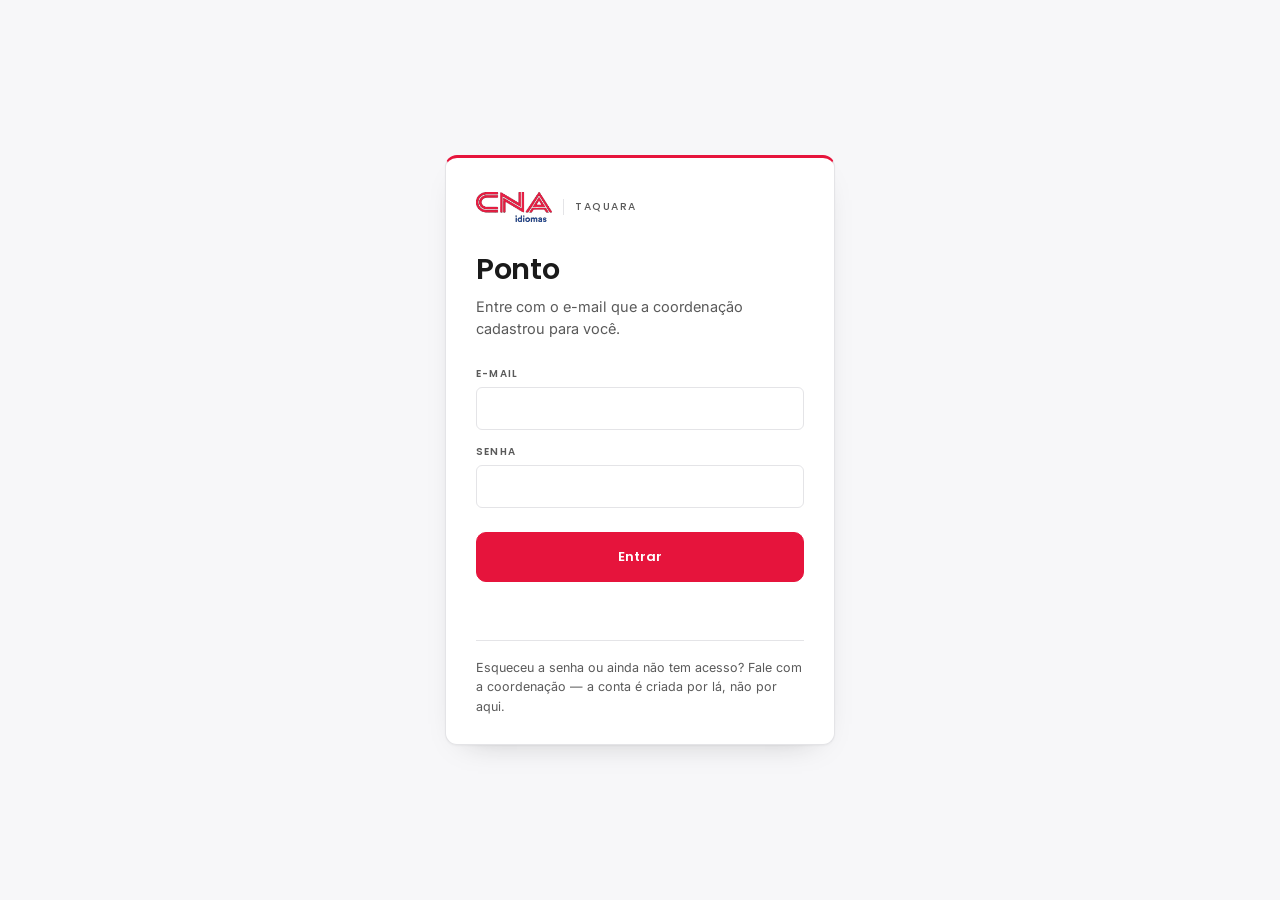
<file: entrar.html>
<!DOCTYPE html>
<html lang="pt-BR">
<head>
<meta charset="utf-8">
<meta name="viewport" content="width=device-width, initial-scale=1, viewport-fit=cover">
<meta name="theme-color" content="#FFFFFF">
<title>Entrar · Ponto CNA Taquara</title>
<link rel="preconnect" href="https://fonts.gstatic.com" crossorigin>
<link href="https://fonts.googleapis.com/css2?family=Poppins:wght@400;500;600;700&family=Inter:wght@400;500;600&display=swap" rel="stylesheet">
<link rel="stylesheet" href="./assets/cna.css">
<style>

html,body{height:100%}
body{display:grid; place-items:center; padding:22px; background:var(--superficie)}
.painel{width:100%; max-width:390px; background:var(--branco);
  border:1px solid var(--linha); border-top:3px solid var(--vermelho);
  border-radius:12px; box-shadow:var(--sombra); padding:34px 30px 28px}
.painel .marca{margin-bottom:26px}
h1{font-size:29px; font-weight:600; margin:0 0 5px}
.sub{font-size:14.5px; color:var(--cinza); line-height:1.5; margin-bottom:26px}
button.acao{width:100%; margin-top:10px; padding:14px}
.recado{margin-top:15px; font-size:13.5px; line-height:1.5; color:var(--cinza); min-height:1.4em}
.recado.erro{color:var(--vermelho-escuro)}
.rodape{margin-top:24px; padding-top:17px; border-top:1px solid var(--linha);
  font-size:12.5px; color:var(--cinza); line-height:1.55}

</style>
</head>
<body>

<main class="painel">
  <div class="marca"><img class="colorida" src="./assets/logo-cna.png" alt="CNA Idiomas" onerror="this.dataset.falhou=1"><img class="branca" src="./assets/logo-cna-branca.png" alt="CNA Idiomas" onerror="this.dataset.falhou=1"><span class="lockup"><b>CNA</b> <i>idiomas</i></span><span class="unidade">Taquara</span></div>
  <h1>Ponto</h1>
  <p class="sub">Entre com o e-mail que a coordenação cadastrou para você.</p>

  <label class="campo">
    <span>E-mail</span>
    <input type="email" id="email" autocomplete="username" inputmode="email" autocapitalize="off">
  </label>
  <label class="campo">
    <span>Senha</span>
    <input type="password" id="senha" autocomplete="current-password">
  </label>

  <button class="acao" id="entrar">Entrar</button>
  <p class="recado" id="recado"></p>

  <p class="rodape">
    Esqueceu a senha ou ainda não tem acesso? Fale com a coordenação —
    a conta é criada por lá, não por aqui.
  </p>
</main>

<script type="module">
import { createClient } from 'https://esm.sh/@supabase/supabase-js@2';

const CFG = {
  url:  'https://snipevyvfxaotjhnabmx.supabase.co',
  anon: 'sb_publishable_T0rV6HAXusL_3J3Yzh-P_Q_CieYFkjA',
};
const sb = createClient(CFG.url, CFG.anon);
const $ = (id) => document.getElementById(id);

// De onde a pessoa veio, para devolver ao lugar certo depois de entrar.
const destino = new URLSearchParams(location.search).get('para') || './';

async function entrar(){
  const btn = $('entrar'), recado = $('recado');
  const email = $('email').value.trim().toLowerCase();
  const senha = $('senha').value;

  if (!email || !senha){
    recado.className = 'recado erro';
    recado.textContent = 'Preencha o e-mail e a senha.';
    return;
  }

  btn.disabled = true; btn.textContent = 'Entrando…';
  recado.className = 'recado'; recado.textContent = '';

  const { error } = await sb.auth.signInWithPassword({ email, password: senha });

  if (error){
    recado.className = 'recado erro';
    recado.textContent = /invalid login/i.test(error.message)
      ? 'E-mail ou senha não conferem.'
      : /confirm/i.test(error.message)
        ? 'Esta conta ainda não foi confirmada. Peça à coordenação.'
        : error.message;
    btn.disabled = false; btn.textContent = 'Entrar';
    return;
  }
  location.replace(destino);
}

$('entrar').addEventListener('click', entrar);
['email','senha'].forEach((id) =>
  $(id).addEventListener('keydown', (e) => { if (e.key === 'Enter') entrar(); }));

// Já logado? Não faz sentido mostrar a tela de login.
(async () => {
  const { data:{ session } } = await sb.auth.getSession();
  if (session) location.replace(destino);
  else $('email').focus();
})();
</script>
</body>
</html>
</file>
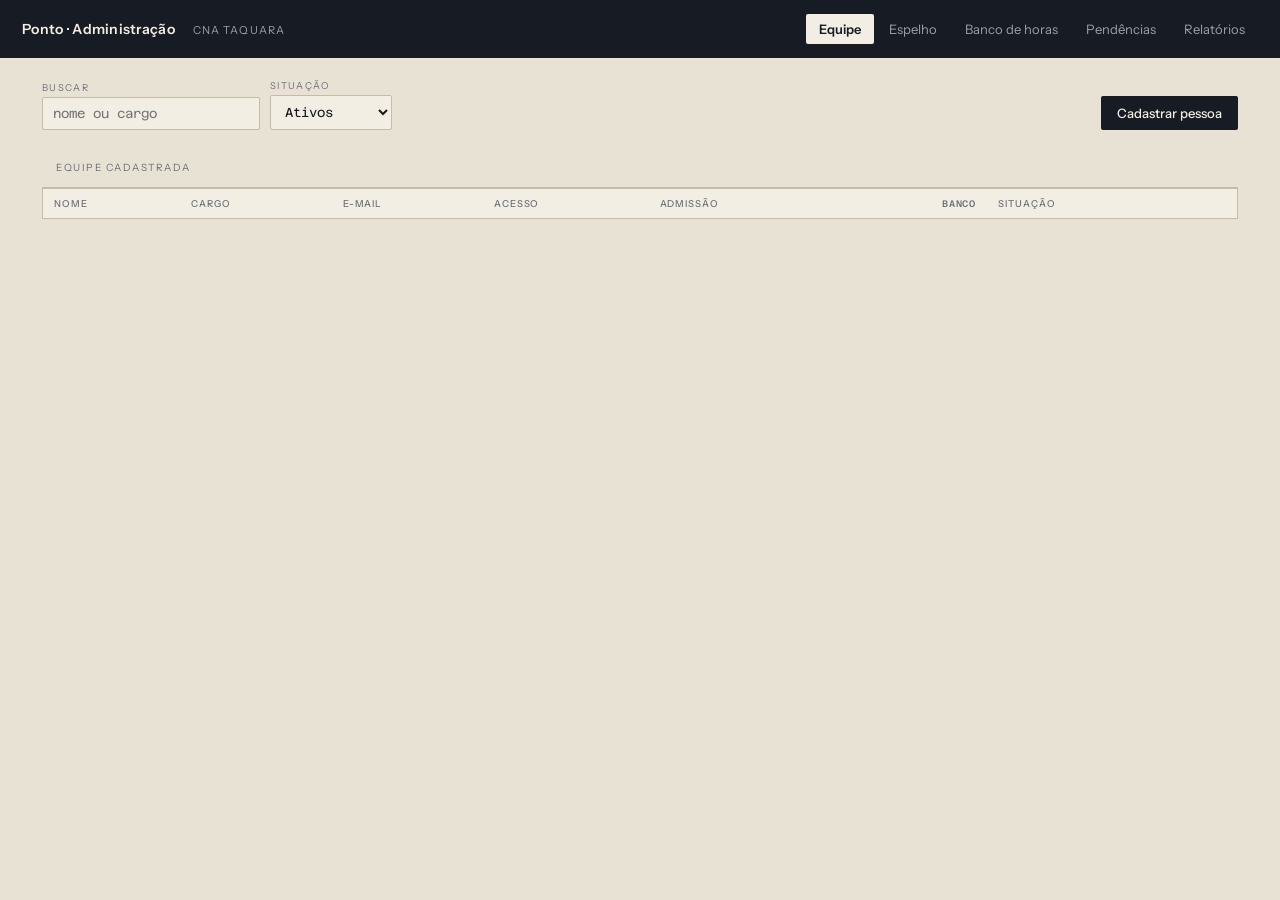
<file: pwa/admin.html>
<!DOCTYPE html>
<html lang="pt-BR">
<head>
<meta charset="utf-8">
<meta name="viewport" content="width=device-width, initial-scale=1">
<title>Ponto · Administração — CNA Taquara</title>
<link rel="preconnect" href="https://fonts.gstatic.com" crossorigin>
<link href="https://fonts.googleapis.com/css2?family=Instrument+Sans:wght@400;500;600&family=Azeret+Mono:wght@400;500;700&display=swap" rel="stylesheet">
<style>
:root{
  --papel:#E8E2D4; --papel-2:#F3EEE3; --tinta:#171B24; --fraca:#6B6F78;
  --carimbo:#1E6B57; --alerta:#A8431C; --linha:#C6BCA6; --regua:#DCD4C2;
  --sans:'Instrument Sans',system-ui,sans-serif;
  --mono:'Azeret Mono',ui-monospace,monospace;
}
*{box-sizing:border-box;margin:0;padding:0}
body{background:var(--papel);color:var(--tinta);font-family:var(--sans);font-size:14px}

/* cabeçalho */
header{
  background:var(--tinta); color:var(--papel-2);
  padding:14px 22px; display:flex; align-items:baseline; gap:18px; flex-wrap:wrap;
  position:sticky; top:0; z-index:10;
}
header h1{font-size:14px; font-weight:600; letter-spacing:.02em}
header .sub{font-size:11px; color:#9AA0AB; letter-spacing:.1em; text-transform:uppercase}
nav{display:flex; gap:2px; margin-left:auto; flex-wrap:wrap}
nav button{
  background:transparent; border:0; color:#9AA0AB; cursor:pointer;
  font-family:var(--sans); font-size:13px; padding:7px 13px; border-radius:2px;
}
nav button[aria-selected=true]{background:var(--papel-2); color:var(--tinta); font-weight:600}
nav button:focus-visible{outline:2px solid var(--carimbo); outline-offset:2px}

main{max-width:1240px; margin:0 auto; padding:22px}
.painel[hidden]{display:none}

/* barra de filtros */
.filtros{display:flex; gap:10px; align-items:flex-end; flex-wrap:wrap; margin-bottom:18px}
label.campo{display:flex; flex-direction:column; gap:4px}
label.campo span{font-size:9.5px; letter-spacing:.14em; text-transform:uppercase; color:var(--fraca)}
select,input[type=month],input[type=text],input[type=date],input[type=time],input[type=number]{
  font-family:var(--mono); font-size:13px; padding:8px 10px;
  border:1px solid var(--linha); background:var(--papel-2); color:var(--tinta); border-radius:2px;
}
textarea{
  font-family:var(--sans); font-size:13px; padding:9px 10px; width:100%;
  border:1px solid var(--linha); background:var(--papel-2); color:var(--tinta);
  border-radius:2px; resize:vertical; min-height:70px;
}
button.acao{
  background:var(--tinta); color:var(--papel-2); border:0; border-radius:2px;
  padding:9px 16px; font-family:var(--sans); font-size:13px; font-weight:500; cursor:pointer;
}
button.leve{background:transparent; color:var(--tinta); border:1px solid var(--linha)}
button.acao:disabled{opacity:.45; cursor:default}

/* livro de ponto: a mesa é o elemento central deste painel */
table{width:100%; border-collapse:collapse; background:var(--papel-2); border:1px solid var(--linha)}
caption{
  text-align:left; padding:13px 14px; font-size:10px; letter-spacing:.15em;
  text-transform:uppercase; color:var(--fraca); border-bottom:1px solid var(--linha);
}
th{
  text-align:left; font-size:9.5px; letter-spacing:.1em; text-transform:uppercase;
  color:var(--fraca); font-weight:500; padding:9px 11px; border-bottom:1px solid var(--linha);
  white-space:nowrap;
}
td{padding:9px 11px; border-bottom:1px solid var(--regua); vertical-align:top}
tbody tr:last-child td{border-bottom:0}
tbody tr:hover{background:rgba(198,188,166,.16)}
td.n,th.n{font-family:var(--mono); font-variant-numeric:tabular-nums; text-align:right}
td.hora{font-family:var(--mono); font-variant-numeric:tabular-nums}
.pos{color:var(--carimbo)} .neg{color:var(--alerta)}
tr.fds td{background:rgba(198,188,166,.2); color:var(--fraca)}
tr.problema td:first-child{box-shadow:inset 3px 0 0 var(--alerta)}
.tag{
  display:inline-block; font-size:10px; padding:2px 7px; border-radius:2px;
  border:1px solid currentColor; letter-spacing:.02em; white-space:nowrap;
}
.tag.alerta{color:var(--alerta)} .tag.ok{color:var(--carimbo)} .tag.neutra{color:var(--fraca)}
.mudo{color:var(--fraca)}
.vazio{padding:30px 14px; color:var(--fraca); text-align:center; line-height:1.55}

/* cartões de indicador */
.indicadores{display:grid; grid-template-columns:repeat(auto-fit,minmax(150px,1fr)); gap:11px; margin-bottom:18px}
.ind{background:var(--papel-2); border:1px solid var(--linha); padding:14px}
.ind dt{font-size:9.5px; letter-spacing:.12em; text-transform:uppercase; color:var(--fraca)}
.ind dd{font-family:var(--mono); font-size:27px; font-weight:700; letter-spacing:-.03em; margin-top:6px}
.ind .nota{font-size:11.5px; color:var(--fraca); margin-top:3px; line-height:1.35}

/* recorrência por dia da semana */
.semana{display:grid; grid-template-columns:150px repeat(6,1fr); gap:3px; align-items:center}
.semana .cab{font-size:9.5px; letter-spacing:.1em; text-transform:uppercase; color:var(--fraca); text-align:center}
.semana .quem{font-size:13px; padding-right:9px}
.cel{
  height:38px; display:grid; place-items:center; font-family:var(--mono);
  font-size:12px; border:1px solid var(--linha); background:var(--papel-2);
}

/* diálogo */
dialog{
  border:1px solid var(--linha); background:var(--papel-2); padding:0;
  max-width:440px; width:calc(100% - 32px); border-radius:2px; color:var(--tinta);
}
dialog::backdrop{background:rgba(23,27,36,.5)}
dialog h2{font-size:15px; padding:18px 20px 0}
dialog .corpo{padding:16px 20px; display:grid; gap:12px}
dialog .rodape{padding:14px 20px 18px; display:flex; gap:9px; justify-content:flex-end}
dialog .nota{font-size:12px; color:var(--fraca); line-height:1.45}

.aviso{
  border-left:3px solid var(--alerta); background:rgba(168,67,28,.06);
  padding:12px 14px; font-size:13px; line-height:1.5; margin-bottom:16px;
}
@media (max-width:760px){
  main{padding:14px}
  table{display:block; overflow-x:auto; white-space:nowrap}
  .semana{grid-template-columns:110px repeat(6,1fr); font-size:11px}
}
</style>
</head>
<body>

<header>
  <h1>Ponto · Administração</h1>
  <span class="sub">CNA Taquara</span>
  <nav role="tablist">
    <button role="tab" data-aba="equipe"     aria-selected="true">Equipe</button>
    <button role="tab" data-aba="espelho"    aria-selected="false">Espelho</button>
    <button role="tab" data-aba="banco"      aria-selected="false">Banco de horas</button>
    <button role="tab" data-aba="pendencias" aria-selected="false">Pendências</button>
    <button role="tab" data-aba="relatorios" aria-selected="false">Relatórios</button>
  </nav>
</header>

<main>

<!-- ============ EQUIPE ============ -->
<section class="painel" id="p-equipe">
  <div class="filtros">
    <label class="campo"><span>Buscar</span><input type="text" id="q-equipe" placeholder="nome ou cargo"></label>
    <label class="campo"><span>Situação</span>
      <select id="f-situacao"><option value="ativo">Ativos</option><option value="todos">Todos</option><option value="inativo">Desligados</option></select>
    </label>
    <button class="acao" id="btn-novo" style="margin-left:auto">Cadastrar pessoa</button>
  </div>
  <table>
    <caption>Equipe cadastrada</caption>
    <thead><tr>
      <th>Nome</th><th>Cargo</th><th>E-mail</th><th>Acesso</th>
      <th>Admissão</th><th class="n">Banco</th><th>Situação</th><th></th>
    </tr></thead>
    <tbody id="t-equipe"></tbody>
  </table>
</section>

<!-- ============ ESPELHO ============ -->
<section class="painel" id="p-espelho" hidden>
  <div class="filtros">
    <label class="campo"><span>Pessoa</span><select id="e-pessoa"></select></label>
    <label class="campo"><span>Mês</span><input type="month" id="e-mes"></label>
    <button class="acao leve" id="btn-fechar-mes">Fechar mês no banco</button>
    <button class="acao leve" id="btn-csv">Exportar CSV</button>
  </div>
  <div id="e-indicadores" class="indicadores"></div>
  <table>
    <caption id="e-titulo">Espelho de ponto</caption>
    <thead><tr>
      <th>Dia</th><th>Entrada</th><th>Saída almoço</th><th>Volta</th><th>Saída</th>
      <th class="n">Trab.</th><th class="n">Interv.</th><th class="n">Atraso</th>
      <th class="n">Saldo</th><th>Situação</th><th></th>
    </tr></thead>
    <tbody id="t-espelho"></tbody>
  </table>
</section>

<!-- ============ BANCO ============ -->
<section class="painel" id="p-banco" hidden>
  <div class="aviso" id="banco-aviso"></div>
  <div class="filtros">
    <label class="campo"><span>Pessoa</span><select id="b-pessoa"><option value="">Todas</option></select></label>
    <label class="campo"><span>De</span><input type="date" id="b-ini"></label>
    <label class="campo"><span>Até</span><input type="date" id="b-fim"></label>
  </div>
  <table id="tb-banco">
    <caption>Saldo por pessoa</caption>
    <thead><tr><th>Nome</th><th class="n">Saldo</th><th>Situação</th><th class="n">Prazo</th></tr></thead>
    <tbody id="t-banco"></tbody>
  </table>
  <div style="height:18px"></div>
  <table id="tb-extrato" hidden>
    <caption>Extrato</caption>
    <thead><tr><th>Data</th><th>Origem</th><th class="n">Lançamento</th><th class="n">Acumulado</th><th>Observação</th></tr></thead>
    <tbody id="t-extrato"></tbody>
  </table>
</section>

<!-- ============ PENDÊNCIAS ============ -->
<section class="painel" id="p-pendencias" hidden>
  <div class="filtros">
    <label class="campo"><span>De</span><input type="date" id="pd-ini"></label>
    <label class="campo"><span>Até</span><input type="date" id="pd-fim"></label>
  </div>
  <table>
    <caption>Dias em aberto — marcação faltando ou sobrando</caption>
    <thead><tr><th>Pessoa</th><th>Data</th><th>Situação</th><th>Justificativa</th><th></th></tr></thead>
    <tbody id="t-aberto"></tbody>
  </table>
  <div style="height:18px"></div>
  <table>
    <caption>Marcações sinalizadas — fora da cerca, rede ou biometria</caption>
    <thead><tr><th>Pessoa</th><th>Quando</th><th>Local</th><th>Identidade</th><th class="n">Distância</th><th></th></tr></thead>
    <tbody id="t-sinalizadas"></tbody>
  </table>
</section>

<!-- ============ RELATÓRIOS ============ -->
<section class="painel" id="p-relatorios" hidden>
  <div class="filtros">
    <label class="campo"><span>De</span><input type="date" id="r-ini"></label>
    <label class="campo"><span>Até</span><input type="date" id="r-fim"></label>
  </div>
  <table>
    <caption>Resumo do período</caption>
    <thead><tr>
      <th>Pessoa</th><th class="n">Dias prev.</th><th class="n">Trabalhados</th>
      <th class="n">Faltas</th><th class="n">Atrasos</th><th class="n">Min. atraso</th>
      <th class="n">Horas</th><th class="n">Saldo</th><th class="n">Interv. curto</th><th class="n">Em aberto</th>
    </tr></thead>
    <tbody id="t-resumo"></tbody>
  </table>

  <h2 style="font-size:10px;letter-spacing:.15em;text-transform:uppercase;color:var(--fraca);margin:26px 0 11px">
    Atraso por dia da semana
  </h2>
  <p class="mudo" style="font-size:12.5px;line-height:1.5;margin-bottom:13px;max-width:66ch">
    Cada célula mostra quantas vezes a pessoa chegou atrasada naquele dia, sobre quantos
    dias ela deveria ter trabalhado. Atraso espalhado é acidente. Atraso concentrado num
    dia só é padrão, e padrão se resolve com conversa, não com desconto.
  </p>
  <div class="semana" id="mapa-semana"></div>

  <h2 style="font-size:10px;letter-spacing:.15em;text-transform:uppercase;color:var(--fraca);margin:26px 0 11px">
    Faltas e ausências
  </h2>
  <table>
    <thead><tr><th>Pessoa</th><th>Data</th><th>Dia</th><th>Situação</th><th>Justificativa</th></tr></thead>
    <tbody id="t-faltas"></tbody>
  </table>
</section>

</main>

<!-- diálogo de cadastro -->
<dialog id="dlg-pessoa">
  <h2 id="dlg-pessoa-titulo">Cadastrar pessoa</h2>
  <div class="corpo">
    <label class="campo"><span>Nome completo</span><input type="text" id="f-nome" maxlength="52"></label>
    <label class="campo"><span>CPF</span><input type="text" id="f-cpf" inputmode="numeric" maxlength="14"></label>
    <label class="campo"><span>E-mail de acesso</span><input type="text" id="f-email" inputmode="email"></label>
    <label class="campo"><span>Cargo</span><input type="text" id="f-cargo"></label>
    <label class="campo"><span>Admissão</span><input type="date" id="f-admissao"></label>
    <label class="campo"><span>Jornada</span><select id="f-jornada"></select></label>
  </div>
  <div class="rodape">
    <button class="acao leve" id="dlg-pessoa-cancelar">Cancelar</button>
    <button class="acao" id="dlg-pessoa-salvar">Salvar</button>
  </div>
</dialog>

<!-- diálogo de ajuste -->
<dialog id="dlg-ajuste">
  <h2 id="dlg-ajuste-titulo">Ajustar dia</h2>
  <div class="corpo">
    <p class="nota" id="dlg-ajuste-contexto"></p>
    <label class="campo"><span>O que fazer</span>
      <select id="a-tipo">
        <option value="insercao">Inserir marcação esquecida</option>
        <option value="abono">Abonar ausência ou atraso</option>
        <option value="atestado">Atestado médico</option>
        <option value="folga">Folga</option>
        <option value="ferias">Férias</option>
        <option value="compensacao">Compensar saldo do banco</option>
      </select>
    </label>
    <label class="campo" id="a-wrap-hora"><span>Horário</span><input type="time" id="a-hora"></label>
    <label class="campo" id="a-wrap-min" hidden><span>Minutos</span><input type="number" id="a-min" step="5"></label>
    <label class="campo"><span>Justificativa</span>
      <textarea id="a-just" placeholder="Por que este ajuste está sendo feito. Fica registrado com seu nome."></textarea>
    </label>
    <p class="nota">
      A marcação original nunca é apagada. O ajuste entra como uma camada por cima,
      com autor e data, e pode ser cancelado depois.
    </p>
  </div>
  <div class="rodape">
    <button class="acao leve" id="dlg-ajuste-cancelar">Cancelar</button>
    <button class="acao" id="dlg-ajuste-salvar">Registrar ajuste</button>
  </div>
</dialog>

<script type="module">
import { createClient } from 'https://esm.sh/@supabase/supabase-js@2';

const CFG = { url:'https://snipevyvfxaotjhnabmx.supabase.co', anon:'sb_publishable_T0rV6HAXusL_3J3Yzh-P_Q_CieYFkjA', tz:'America/Sao_Paulo' };
const sb = createClient(CFG.url, CFG.anon);
const P  = sb.schema('ponto');
const $  = (id) => document.getElementById(id);

let EU = null, EQUIPE = [], JORNADAS = [], editando = null, ajustando = null;

/* ---------- formatação ---------- */
const DOW = ['Dom','Seg','Ter','Qua','Qui','Sex','Sáb'];

function hm(min){
  if (min === null || min === undefined) return '—';
  const s = min < 0 ? '-' : '';
  const a = Math.abs(min);
  return `${s}${Math.floor(a/60)}:${String(a%60).padStart(2,'0')}`;
}
function saldoCel(min){
  if (min === null || min === undefined) return '<td class="n mudo">—</td>';
  const c = min > 0 ? 'pos' : min < 0 ? 'neg' : '';
  return `<td class="n ${c}">${min > 0 ? '+' : ''}${hm(min)}</td>`;
}
function hora(iso){
  if (!iso) return '<span class="mudo">—</span>';
  return new Intl.DateTimeFormat('pt-BR',{timeZone:CFG.tz,hour:'2-digit',minute:'2-digit',hour12:false})
    .format(new Date(iso));
}
const dia = (d) => d.split('-').reverse().slice(0,2).join('/');
const esc = (s) => String(s ?? '').replace(/[<>&"]/g, c => ({'<':'&lt;','>':'&gt;','&':'&amp;','"':'&quot;'}[c]));

function periodoDoMes(mes){
  const [a,m] = mes.split('-').map(Number);
  return [`${mes}-01`, new Date(a, m, 0).toISOString().slice(0,10)];
}

/* ---------- navegação ---------- */
document.querySelectorAll('nav button').forEach(b => b.onclick = () => {
  document.querySelectorAll('nav button').forEach(x => x.setAttribute('aria-selected', x === b));
  document.querySelectorAll('.painel').forEach(p => p.hidden = p.id !== `p-${b.dataset.aba}`);
  ({ espelho:carregarEspelho, banco:carregarBanco,
     pendencias:carregarPendencias, relatorios:carregarRelatorios }[b.dataset.aba] ?? (()=>{}))();
});

/* ================= EQUIPE ================= */
async function carregarEquipe(){
  const { data } = await P.from('empregados')
    .select('id,nome,cpf,cargo,email,auth_user_id,admissao,demissao,ativo').order('nome');
  EQUIPE = data ?? [];

  const saldos = Object.fromEntries(await Promise.all(EQUIPE.map(async e => {
    const { data: s } = await P.rpc('saldo_banco', { p_emp: e.id });
    return [e.id, s ?? 0];
  })));

  const q = $('q-equipe').value.toLowerCase();
  const f = $('f-situacao').value;
  const lista = EQUIPE.filter(e =>
    (f === 'todos' || (f === 'ativo') === !!e.ativo) &&
    (!q || `${e.nome} ${e.cargo ?? ''}`.toLowerCase().includes(q)));

  $('t-equipe').innerHTML = lista.length ? lista.map(e => `
    <tr>
      <td><strong>${esc(e.nome)}</strong></td>
      <td>${esc(e.cargo) || '<span class="mudo">—</span>'}</td>
      <td class="mudo" style="font-size:12px">${esc(e.email) || '—'}</td>
      <td>${e.auth_user_id
        ? '<span class="tag ok">vinculado</span>'
        : e.email ? '<span class="tag neutra">aguardando 1º login</span>'
                  : '<span class="tag alerta">sem e-mail</span>'}</td>
      <td class="hora">${e.admissao.split('-').reverse().join('/')}</td>
      ${saldoCel(saldos[e.id])}
      <td>${e.ativo
        ? '<span class="tag ok">ativo</span>'
        : `<span class="tag neutra">desligado ${e.demissao ? e.demissao.split('-').reverse().slice(0,2).join('/') : ''}</span>`}</td>
      <td style="text-align:right;white-space:nowrap">
        <button class="acao leve" data-editar="${e.id}">Editar</button>
        ${e.ativo ? `<button class="acao leve" data-desligar="${e.id}">Desligar</button>` : ''}
      </td>
    </tr>`).join('')
    : '<tr><td colspan="8" class="vazio">Nenhuma pessoa encontrada com esses filtros.</td></tr>';

  ['e-pessoa','b-pessoa'].forEach(id => {
    const sel = $(id), atual = sel.value;
    const base = id === 'b-pessoa' ? '<option value="">Todas</option>' : '';
    sel.innerHTML = base + EQUIPE.filter(e => e.ativo)
      .map(e => `<option value="${e.id}">${esc(e.nome)}</option>`).join('');
    if (atual) sel.value = atual;
  });
}

$('q-equipe').oninput = carregarEquipe;
$('f-situacao').onchange = carregarEquipe;

$('t-equipe').onclick = async (ev) => {
  const ed = ev.target.dataset.editar, de = ev.target.dataset.desligar;
  if (ed) return abrirPessoa(EQUIPE.find(x => x.id === ed));
  if (de){
    const p = EQUIPE.find(x => x.id === de);
    const data = prompt(
      `Desligar ${p.nome}.\n\nO cadastro não é apagado: as marcações e o espelho de ponto ` +
      `continuam disponíveis, como manda o prazo de guarda trabalhista. ` +
      `A pessoa apenas deixa de conseguir bater ponto.\n\nData do desligamento (AAAA-MM-DD):`,
      new Date().toISOString().slice(0,10));
    if (!data) return;
    await P.from('empregados').update({ ativo:false, demissao:data }).eq('id', de);
    await P.from('biometria_facial').update({ revogado_em:new Date().toISOString() }).eq('empregado_id', de);
    await P.from('dispositivos').update({ ativo:false }).eq('empregado_id', de);
    carregarEquipe();
  }
};

function abrirPessoa(p){
  editando = p ?? null;
  $('dlg-pessoa-titulo').textContent = p ? 'Editar pessoa' : 'Cadastrar pessoa';
  $('f-nome').value = p?.nome ?? '';
  $('f-cpf').value  = p?.cpf ?? '';
  $('f-cargo').value = p?.cargo ?? '';
  $('f-email').value = p?.email ?? '';
  $('f-admissao').value = p?.admissao ?? new Date().toISOString().slice(0,10);
  $('f-jornada').innerHTML = JORNADAS.map(j => `<option value="${j.id}">${esc(j.nome)}</option>`).join('');
  $('dlg-pessoa').showModal();
}
$('btn-novo').onclick = () => abrirPessoa(null);
$('dlg-pessoa-cancelar').onclick = () => $('dlg-pessoa').close();

$('dlg-pessoa-salvar').onclick = async () => {
  const cpf = $('f-cpf').value.replace(/\D/g,'');
  if (cpf.length !== 11) return alert('CPF precisa ter 11 dígitos.');
  if (!$('f-nome').value.trim()) return alert('Informe o nome completo.');

  const dados = {
    nome: $('f-nome').value.trim().toUpperCase(),
    cpf, cargo: $('f-cargo').value.trim() || null,
    email: $('f-email').value.trim().toLowerCase() || null,
    admissao: $('f-admissao').value,
  };

  if (editando){
    await P.from('empregados').update(dados).eq('id', editando.id);
  } else {
    const { data: rep } = await P.from('rep').select('id').limit(1).single();
    const { data: novo, error } = await P.from('empregados')
      .insert({ ...dados, rep_id: rep.id }).select('id').single();
    if (error) return alert(error.message.includes('duplicate') ? 'Já existe alguém com este CPF.' : error.message);
    await P.from('empregado_jornada').insert({
      empregado_id: novo.id, jornada_id: $('f-jornada').value,
      vigencia: `[${dados.admissao},)`,
    });
  }
  $('dlg-pessoa').close();
  carregarEquipe();
};

/* ================= ESPELHO ================= */
async function carregarEspelho(){
  const emp = $('e-pessoa').value;
  if (!emp) return;
  const [ini, fim] = periodoDoMes($('e-mes').value);
  const { data } = await P.rpc('espelho', { p_emp:emp, p_ini:ini, p_fim:fim });
  const linhas = data ?? [];

  const somaSe = (f) => linhas.filter(f).length;
  const soma = (k) => linhas.reduce((a,l) => a + (l[k] ?? 0), 0);
  const { data: banco } = await P.rpc('saldo_banco', { p_emp:emp, p_ate:fim });

  $('e-titulo').textContent =
    `Espelho de ponto — ${$('e-pessoa').selectedOptions[0].textContent}`;

  $('e-indicadores').innerHTML = `
    <div class="ind"><dt>Horas trabalhadas</dt><dd>${hm(soma('trabalhado_min'))}</dd>
      <p class="nota">previsto ${hm(soma('carga_prev_min'))}</p></div>
    <div class="ind"><dt>Saldo do mês</dt><dd class="${soma('saldo_min')>=0?'pos':'neg'}">${soma('saldo_min')>0?'+':''}${hm(soma('saldo_min'))}</dd>
      <p class="nota">banco acumulado ${hm(banco)}</p></div>
    <div class="ind"><dt>Atrasos</dt><dd>${somaSe(l=>l.atraso_min>0)}</dd>
      <p class="nota">${hm(soma('atraso_min'))} no total</p></div>
    <div class="ind"><dt>Faltas</dt><dd>${somaSe(l=>l.falta)}</dd>
      <p class="nota">sem abono lançado</p></div>
    <div class="ind"><dt>Dias em aberto</dt><dd class="${somaSe(l=>!l.apurado)?'neg':''}">${somaSe(l=>!l.apurado)}</dd>
      <p class="nota">esperando ajuste</p></div>`;

  $('t-espelho').innerHTML = linhas.map(l => {
    const fds = l.dia_semana === 0 || l.dia_semana === 6;
    const problema = !l.apurado || l.falta || l.inconsistencias?.length;
    let situacao = '<span class="tag ok">ok</span>';
    if (l.feriado)        situacao = `<span class="tag neutra">${esc(l.feriado)}</span>`;
    else if (!l.apurado)  situacao = '<span class="tag alerta">em aberto</span>';
    else if (l.falta)     situacao = '<span class="tag alerta">falta</span>';
    else if (l.abono_min) situacao = '<span class="tag neutra">abonado</span>';
    else if (l.carga_prev_min === 0) situacao = '<span class="tag neutra">folga</span>';
    const notas = (l.inconsistencias ?? []).map(i => `<div class="mudo" style="font-size:11px;margin-top:3px">${esc(i)}</div>`).join('');

    return `<tr class="${fds?'fds':''} ${problema?'problema':''}">
      <td class="hora">${dia(l.data)} <span class="mudo">${DOW[l.dia_semana]}</span></td>
      <td class="hora">${hora(l.entrada)}</td>
      <td class="hora">${hora(l.saida_almoco)}</td>
      <td class="hora">${hora(l.volta_almoco)}</td>
      <td class="hora">${hora(l.saida)}</td>
      <td class="n">${l.trabalhado_min === null ? '—' : hm(l.trabalhado_min)}</td>
      <td class="n ${l.intervalo_min !== null && l.carga_prev_min > 360 && l.intervalo_min < 60 ? 'neg' : ''}">${l.intervalo_min === null ? '—' : hm(l.intervalo_min)}</td>
      <td class="n ${l.atraso_min ? 'neg' : ''}">${l.atraso_min ? hm(l.atraso_min) : '—'}</td>
      ${saldoCel(l.saldo_min)}
      <td>${situacao}${notas}</td>
      <td style="text-align:right"><button class="acao leve" data-ajustar="${l.data}">Ajustar</button></td>
    </tr>`;
  }).join('');
}

$('e-pessoa').onchange = carregarEspelho;
$('e-mes').onchange = carregarEspelho;

$('t-espelho').onclick = (ev) => {
  const d = ev.target.dataset.ajustar;
  if (!d) return;
  ajustando = { emp: $('e-pessoa').value, data: d };
  $('dlg-ajuste-titulo').textContent = `Ajustar ${dia(d)}`;
  $('dlg-ajuste-contexto').textContent =
    `${$('e-pessoa').selectedOptions[0].textContent} · ${d.split('-').reverse().join('/')}`;
  $('a-just').value = '';
  $('dlg-ajuste').showModal();
};

$('a-tipo').onchange = () => {
  const t = $('a-tipo').value;
  $('a-wrap-hora').hidden = t !== 'insercao';
  $('a-wrap-min').hidden  = t === 'insercao';
};
$('dlg-ajuste-cancelar').onclick = () => $('dlg-ajuste').close();

$('dlg-ajuste-salvar').onclick = async () => {
  const tipo = $('a-tipo').value;
  const just = $('a-just').value.trim();
  if (just.length < 5) return alert('Escreva a justificativa. Ela fica registrada com seu nome.');

  const reg = {
    empregado_id: ajustando.emp, data: ajustando.data, tipo,
    justificativa: just, criado_por: EU.id,
  };
  if (tipo === 'insercao'){
    if (!$('a-hora').value) return alert('Informe o horário da marcação.');
    reg.horario = new Date(`${ajustando.data}T${$('a-hora').value}:00-03:00`).toISOString();
  } else {
    reg.minutos = Number($('a-min').value || 0);
  }

  const { error } = await P.from('ajustes').insert(reg);
  if (error) return alert(error.message);
  $('dlg-ajuste').close();
  carregarEspelho();
};

$('btn-fechar-mes').onclick = async () => {
  const [ini, fim] = periodoDoMes($('e-mes').value);
  const { data } = await P.rpc('fechar_banco', { p_emp:$('e-pessoa').value, p_ini:ini, p_fim:fim });
  alert(`${data} dias lançados no banco de horas.\n\nDias em aberto não são lançados — resolva os ajustes primeiro.`);
  carregarEspelho();
};

$('btn-csv').onclick = async () => {
  const [ini, fim] = periodoDoMes($('e-mes').value);
  const { data } = await P.rpc('espelho', { p_emp:$('e-pessoa').value, p_ini:ini, p_fim:fim });
  const cab = 'data;entrada;saida_almoco;volta_almoco;saida;trabalhado;intervalo;atraso;saldo;situacao';
  const linhas = data.map(l => [
    l.data, hora(l.entrada), hora(l.saida_almoco), hora(l.volta_almoco), hora(l.saida),
    hm(l.trabalhado_min), hm(l.intervalo_min), hm(l.atraso_min), hm(l.saldo_min),
    l.falta ? 'falta' : !l.apurado ? 'em aberto' : 'ok',
  ].join(';'));
  const blob = new Blob(['\ufeff' + [cab, ...linhas].join('\n')], { type:'text/csv;charset=utf-8' });
  const url = URL.createObjectURL(blob);
  Object.assign(document.createElement('a'), {
    href:url, download:`espelho-${$('e-pessoa').selectedOptions[0].textContent}-${$('e-mes').value}.csv`
  }).click();
  URL.revokeObjectURL(url);
};

/* ================= BANCO ================= */
async function carregarBanco(){
  const fim = $('b-fim').value;
  const { data: cfg } = await P.from('banco_config').select('prazo_meses,teto_positivo_min,teto_negativo_min').maybeSingle();
  const prazo = cfg?.prazo_meses ?? 6;

  $('banco-aviso').innerHTML =
    `Banco de horas por acordo individual escrito compensa em até 6 meses; por acordo ou ` +
    `convenção coletiva, até 12. Saldo positivo não compensado no prazo vira hora extra ` +
    `a pagar, com adicional. A coluna <strong>Prazo</strong> mostra quanto tempo resta ` +
    `para o saldo mais antigo de cada pessoa. Confirme com seu contador qual instrumento ` +
    `vocês têm assinado antes de confiar no prazo de ${prazo} meses configurado aqui.`;

  const linhas = await Promise.all(EQUIPE.filter(e => e.ativo).map(async e => {
    const { data: s } = await P.rpc('saldo_banco', { p_emp:e.id, p_ate:fim });
    const { data: ant } = await P.from('banco_lancamentos')
      .select('data').eq('empregado_id', e.id).gt('minutos', 0)
      .order('data').limit(1).maybeSingle();
    let restam = null;
    if (ant && s > 0){
      const venc = new Date(ant.data);
      venc.setMonth(venc.getMonth() + prazo);
      restam = Math.round((venc - new Date()) / 86400000);
    }
    return { e, s: s ?? 0, restam };
  }));

  $('t-banco').innerHTML = linhas.map(({e,s,restam}) => {
    const estouro = cfg && (s > cfg.teto_positivo_min || s < cfg.teto_negativo_min);
    return `<tr>
      <td><button class="acao leve" data-extrato="${e.id}">${esc(e.nome)}</button></td>
      ${saldoCel(s)}
      <td>${estouro ? '<span class="tag alerta">fora do teto</span>'
           : s === 0 ? '<span class="tag neutra">zerado</span>'
           : `<span class="tag ${s>0?'ok':'alerta'}">${s>0?'a compensar':'a repor'}</span>`}</td>
      <td class="n ${restam !== null && restam < 30 ? 'neg' : ''}">${restam === null ? '—' : `${restam} d`}</td>
    </tr>`;
  }).join('');
}

$('t-banco').onclick = async (ev) => {
  const id = ev.target.dataset.extrato;
  if (!id) return;
  const { data } = await P.rpc('extrato_banco', { p_emp:id, p_ini:$('b-ini').value, p_fim:$('b-fim').value });
  $('tb-extrato').hidden = false;
  $('t-extrato').innerHTML = (data ?? []).map(l => `<tr>
    <td class="hora">${dia(l.data)}</td>
    <td>${esc(l.origem)}</td>
    ${saldoCel(l.minutos)}${saldoCel(l.acumulado)}
    <td class="mudo">${esc(l.observacao) || '—'}</td>
  </tr>`).join('') || '<tr><td colspan="5" class="vazio">Sem lançamentos no período.</td></tr>';
};
['b-ini','b-fim','b-pessoa'].forEach(id => $(id).onchange = carregarBanco);

/* ================= PENDÊNCIAS ================= */
async function carregarPendencias(){
  const ini = $('pd-ini').value, fim = $('pd-fim').value;
  const { data: faltas } = await P.rpc('relatorio_faltas', { p_ini:ini, p_fim:fim });

  $('t-aberto').innerHTML = (faltas ?? []).length ? faltas.map(f => `<tr>
    <td>${esc(f.nome)}</td>
    <td class="hora">${dia(f.data)} <span class="mudo">${DOW[f.dia_semana]}</span></td>
    <td><span class="tag ${f.situacao === 'ausência abonada' ? 'neutra' : 'alerta'}">${esc(f.situacao)}</span></td>
    <td class="mudo">${esc(f.justificativa) || '—'}</td>
    <td style="text-align:right"><button class="acao leve" data-ir="${f.empregado_id}|${f.data}">Abrir espelho</button></td>
  </tr>`).join('')
    : '<tr><td colspan="5" class="vazio">Nada em aberto no período. Bom sinal.</td></tr>';

  const { data: sin } = await P.from('v_pendencias').select('*').limit(80);
  $('t-sinalizadas').innerHTML = (sin ?? []).length ? sin.map(s => `<tr>
    <td>${esc(s.nome)}</td>
    <td class="hora">${dia(s.dh_marcacao.slice(0,10))} ${hora(s.dh_marcacao)}</td>
    <td>${s.dentro_cerca ? '<span class="tag ok">na escola</span>'
        : s.ip_autorizado ? '<span class="tag ok">rede da escola</span>'
        : '<span class="tag alerta">fora</span>'}</td>
    <td>${s.face_ok && s.liveness_ok ? '<span class="tag ok">confirmada</span>'
        : '<span class="tag alerta">não confirmada</span>'}</td>
    <td class="n">${s.distancia_cerca_m ? Math.round(s.distancia_cerca_m) + ' m' : '—'}</td>
    <td style="text-align:right">
      <button class="acao leve" data-aceitar="${s.arp_id}">Aceitar</button>
      <button class="acao leve" data-contestar="${s.arp_id}">Contestar</button>
    </td>
  </tr>`).join('')
    : '<tr><td colspan="6" class="vazio">Nenhuma marcação sinalizada.</td></tr>';
}

$('t-sinalizadas').onclick = async (ev) => {
  const ac = ev.target.dataset.aceitar, ct = ev.target.dataset.contestar;
  const id = ac || ct;
  if (!id) return;
  const obs = ct ? prompt('Por que esta marcação está sendo contestada?') : null;
  if (ct && !obs) return;
  await P.from('marcacao_contexto').update({
    revisao: ac ? 'aceita' : 'contestada',
    revisado_por: EU.id, revisado_em: new Date().toISOString(), observacao: obs,
  }).eq('arp_id', id);
  carregarPendencias();
};

$('t-aberto').onclick = (ev) => {
  const ir = ev.target.dataset.ir;
  if (!ir) return;
  const [emp, data] = ir.split('|');
  $('e-pessoa').value = emp;
  $('e-mes').value = data.slice(0,7);
  document.querySelector('nav button[data-aba=espelho]').click();
};
['pd-ini','pd-fim'].forEach(id => $(id).onchange = carregarPendencias);

/* ================= RELATÓRIOS ================= */
async function carregarRelatorios(){
  const ini = $('r-ini').value, fim = $('r-fim').value;

  const { data: resumo } = await P.rpc('resumo_equipe', { p_ini:ini, p_fim:fim });
  $('t-resumo').innerHTML = (resumo ?? []).map(r => `<tr>
    <td><strong>${esc(r.nome)}</strong>${r.cargo ? `<div class="mudo" style="font-size:11.5px">${esc(r.cargo)}</div>` : ''}</td>
    <td class="n">${r.dias_previstos}</td>
    <td class="n">${r.dias_trabalhados}</td>
    <td class="n ${r.faltas ? 'neg' : ''}">${r.faltas}</td>
    <td class="n ${r.qtd_atrasos ? 'neg' : ''}">${r.qtd_atrasos}</td>
    <td class="n">${hm(r.atraso_total_min)}</td>
    <td class="n">${hm(r.trabalhado_min)}</td>
    ${saldoCel(r.saldo_periodo_min)}
    <td class="n ${r.intervalo_irregular ? 'neg' : ''}">${r.intervalo_irregular}</td>
    <td class="n ${r.dias_em_aberto ? 'neg' : ''}">${r.dias_em_aberto}</td>
  </tr>`).join('');

  const { data: rec } = await P.rpc('recorrencia_atrasos', { p_ini:ini, p_fim:fim });
  const porPessoa = {};
  for (const r of rec ?? []){
    (porPessoa[r.nome] ??= {})[r.dia_semana] = r;
  }
  const cab = '<div></div>' + [1,2,3,4,5,6].map(d => `<div class="cab">${DOW[d]}</div>`).join('');
  const corpo = Object.entries(porPessoa).map(([nome, dias]) =>
    `<div class="quem">${esc(nome)}</div>` + [1,2,3,4,5,6].map(d => {
      const r = dias[d];
      if (!r) return '<div class="cel mudo">·</div>';
      const forte = r.taxa >= 0.5;
      return `<div class="cel" style="${forte
        ? 'background:rgba(168,67,28,.13);border-color:var(--alerta);color:var(--alerta);font-weight:700'
        : ''}" title="média de ${r.atraso_medio_min} min">${r.ocorrencias}/${r.dias_no_periodo}</div>`;
    }).join('')).join('');

  $('mapa-semana').innerHTML = Object.keys(porPessoa).length
    ? cab + corpo
    : '<p class="vazio" style="grid-column:1/-1">Nenhum atraso registrado no período.</p>';

  const { data: faltas } = await P.rpc('relatorio_faltas', { p_ini:ini, p_fim:fim });
  $('t-faltas').innerHTML = (faltas ?? []).length ? faltas.map(f => `<tr>
    <td>${esc(f.nome)}</td>
    <td class="hora">${dia(f.data)}</td>
    <td class="mudo">${DOW[f.dia_semana]}</td>
    <td><span class="tag ${f.situacao === 'ausência abonada' ? 'neutra' : 'alerta'}">${esc(f.situacao)}</span></td>
    <td class="mudo">${esc(f.justificativa) || '—'}</td>
  </tr>`).join('')
    : '<tr><td colspan="5" class="vazio">Nenhuma falta no período.</td></tr>';
}
['r-ini','r-fim'].forEach(id => $(id).onchange = carregarRelatorios);

/* ================= BOOT ================= */
(async () => {
  const { data:{ session } } = await sb.auth.getSession();
  if (!session){ location.href = './entrar.html'; return; }

  const { data: eu } = await P.from('empregados')
    .select('id,nome').eq('auth_user_id', session.user.id).maybeSingle();
  EU = eu;

  // Sem cadastro próprio não dá para assinar ajuste: criado_por ficaria nulo.
  if (!EU) {
    const av = document.createElement('div');
    av.className = 'aviso';
    av.style.margin = '14px 22px 0';
    av.innerHTML = 'Seu login ainda não está ligado a um cadastro de pessoa. '
      + 'Cadastre-se na aba Equipe usando <strong>' + esc(session.user.email)
      + '</strong> como e-mail de acesso — o vínculo acontece sozinho. '
      + 'Até lá você consegue consultar, mas não registrar ajustes.';
    document.querySelector('main').prepend(av);
  }

  const { data: j } = await P.from('jornadas').select('id,nome').eq('ativa', true);
  JORNADAS = j ?? [];

  const hoje = new Date();
  const primeiro = new Date(hoje.getFullYear(), hoje.getMonth(), 1).toISOString().slice(0,10);
  const hojeStr = hoje.toISOString().slice(0,10);
  $('e-mes').value = hojeStr.slice(0,7);
  ['b-ini','pd-ini','r-ini'].forEach(id => $(id).value = primeiro);
  ['b-fim','pd-fim','r-fim'].forEach(id => $(id).value = hojeStr);

  await carregarEquipe();
})();
</script>
</body>
</html>
</file>
<file: assets/cna.css>
/* =====================================================================
   cna.css — design system CNA Taquara aplicado ao sistema de ponto
   Fonte: CNA-Taquara-Design-System.md v0.1

   Três decisões que valem registro:

   1. Sem mascotes. O design system os trata como anfitriões da marca em
      material de treinamento e conteúdo. Aqui é ferramenta interna de RH:
      o Ben sorrindo enquanto alguém registra o terceiro atraso da semana
      seria constrangedor. Mesma regra já adotada nas telas de Financeiro.

   2. Duas famílias, não três. O design system limita a duas por material.
      Dados de hora pedem largura fixa, mas em vez de trazer uma monoespaçada
      usamos Inter com `font-variant-numeric: tabular-nums` — os dígitos
      alinham em coluna e a contagem de famílias fica respeitada.

   3. Vermelho vivo só em título e bloco curto. Branco sobre #E6143C dá
      4,64:1, suficiente para texto grande e negrito, insuficiente para
      corpo. Texto longo é sempre ink sobre branco, ou branco sobre azul.
   ===================================================================== */

:root{
  /* paleta oficial */
  --vermelho:#E6143C;
  --vermelho-escuro:#A30E2A;
  --azul:#19408B;
  --branco:#FFFFFF;
  --tinta:#1A1A1A;
  --cinza:#5A5A5A;
  --linha:#E4E4E7;
  --superficie:#F7F7F9;
  --verde:#1E7A46;        /* --ok no CRM */
  --apagado:#8A8A8E;      /* --off no CRM */
  --linha-perigo:#F1C2CC; /* borda de botão destrutivo, igual ao CRM */

  /* pastéis de apoio */
  --rosa:#FDECEF;
  --azul-claro:#EAF0FA;
  --amarelo:#FFC800;

  --display:'Poppins',system-ui,sans-serif;
  --corpo:'Inter',system-ui,sans-serif;

  --raio:8px;
  --sombra:0 1px 2px rgba(26,26,26,.04), 0 12px 32px -22px rgba(26,26,26,.35);
}

*{box-sizing:border-box;margin:0;padding:0;-webkit-tap-highlight-color:transparent}
body{
  background:var(--superficie); color:var(--tinta);
  font-family:var(--corpo); font-size:15px; line-height:1.5;
  -webkit-font-smoothing:antialiased;
}
h1,h2,h3,.display{font-family:var(--display); letter-spacing:-.01em}

/* números com largura fixa: horas alinham em coluna */
.num,.hora,td.n,th.n,time,.dado{font-variant-numeric:tabular-nums}

/* ---------- marca ---------- */
.marca{display:flex; align-items:center; gap:11px}
.marca img{height:30px; width:auto; display:block}
.marca .lockup{display:none; font-family:var(--display); font-weight:700; font-size:19px; letter-spacing:-.02em}
.marca .lockup b{color:var(--vermelho)} .marca .lockup i{color:var(--azul); font-style:normal; font-weight:600}
.marca img[data-falhou]{display:none}
.marca img[data-falhou] + .lockup{display:block}

/* Duas versões, escolhidas pelo fundo — nunca recoloridas por CSS.
   Filtro sobre PNG suja as bordas e viola a regra de não recolorir. */
.marca .colorida{display:block}   /* fundo branco ou claro */
.marca .branca{display:none}      /* fundo vermelho, azul ou escuro */
.sobre-cor .marca .colorida{display:none}
.sobre-cor .marca .branca{display:block}
.sobre-cor .marca .unidade{color:rgba(255,255,255,.85); border-left-color:rgba(255,255,255,.3)}
.sobre-cor .marca .lockup b,.sobre-cor .marca .lockup i{color:var(--branco)}
.marca .unidade{
  font-family:var(--display); font-size:10.5px; font-weight:500;
  letter-spacing:.14em; text-transform:uppercase; color:var(--cinza);
  padding-left:11px; border-left:1px solid var(--linha);
}

/* ---------- cabeçalho ---------- */
/* Mesmo cabeçalho do CRM: faixa vermelha de 3px, fundo branco, grudado
   no topo. É o que faz os dois sistemas se reconhecerem à primeira vista. */
header.topo{
  background:var(--branco); border-bottom:3px solid var(--vermelho);
  padding:12px 22px; display:flex; align-items:center; gap:16px; flex-wrap:wrap;
  position:sticky; top:0; z-index:30;
}

/* ---------- navegação por abas (padrão CRM) ---------- */
nav.abas{
  display:flex; margin-left:auto; background:var(--superficie);
  border:1px solid var(--linha); border-radius:999px; padding:3px; gap:3px;
  max-width:100%; overflow-x:auto; scrollbar-width:none; -ms-overflow-style:none;
  -webkit-overflow-scrolling:touch;
}
nav.abas::-webkit-scrollbar{display:none}
nav.abas button, nav.abas a{
  border:none; background:transparent; cursor:pointer; text-decoration:none;
  padding:7px 20px; border-radius:999px; font-family:var(--display);
  font-weight:600; font-size:13px; color:var(--cinza);
  flex:0 0 auto; white-space:nowrap; transition:background .15s, color .15s;
}
nav.abas button:hover, nav.abas a:hover{color:var(--tinta)}
nav.abas button[aria-selected=true]{background:var(--vermelho); color:var(--branco)}
nav.abas button:focus-visible, nav.abas a:focus-visible{
  outline:2px solid var(--azul); outline-offset:2px;
}
nav.abas #sair{color:var(--vermelho-escuro)}

/* ---------- superfícies ---------- */
.cartao{
  background:var(--branco); border:1px solid var(--linha);
  border-radius:var(--raio); box-shadow:var(--sombra);
}
.rotulo{
  font-family:var(--display); font-size:10px; font-weight:600;
  letter-spacing:.14em; text-transform:uppercase; color:var(--cinza);
}

/* ---------- formulários ---------- */
label.campo{display:block; margin-bottom:14px}
label.campo > span{
  display:block; font-family:var(--display); font-size:10px; font-weight:600;
  letter-spacing:.12em; text-transform:uppercase; color:var(--cinza); margin-bottom:6px;
}
input,select,textarea{
  width:100%; font-family:var(--corpo); font-size:15px; color:var(--tinta);
  padding:11px 12px; border:1px solid var(--linha); background:var(--branco);
  border-radius:6px; transition:border-color .15s, box-shadow .15s;
}
input:focus,select:focus,textarea:focus{
  outline:0; border-color:var(--azul); box-shadow:0 0 0 3px var(--azul-claro);
}
textarea{min-height:74px; resize:vertical; line-height:1.5}

/* ---------- botões (padrão CRM) ----------
   `.btn` é o nome canônico, igual ao CRM. `.acao` e `.leve` continuam
   valendo como apelido para o código já escrito aqui, e produzem
   exatamente o mesmo resultado. */
.btn, button.leve, button.acao{
  border:1px solid var(--linha); background:var(--branco); border-radius:10px;
  padding:9px 14px; font-family:var(--display); font-weight:600; font-size:13px;
  color:var(--tinta); cursor:pointer; transition:background .15s, border-color .15s;
}
.btn:hover, button.leve:hover{border-color:var(--cinza)}
.btn.primary, button.acao{
  background:var(--vermelho); border-color:var(--vermelho); color:var(--branco);
}
.btn.primary:hover, button.acao:hover{background:var(--vermelho-escuro); border-color:var(--vermelho-escuro)}
.btn.danger{color:var(--vermelho-escuro); border-color:var(--linha-perigo)}
.btn.danger:hover{background:var(--rosa)}
.btn.danger.confirm{background:var(--vermelho-escuro); border-color:var(--vermelho-escuro); color:var(--branco)}
.btn.azul, button.azul{background:var(--azul); border-color:var(--azul); color:var(--branco)}
.btn.azul:hover, button.azul:hover{background:#142F66; border-color:#142F66}
.btn:disabled, button.acao:disabled, button.leve:disabled{
  opacity:.45; cursor:not-allowed; background:var(--branco);
  border-color:var(--linha); color:var(--cinza);
}
button.acao:disabled{background:var(--linha); border-color:var(--linha)}
.btn:focus-visible, button.acao:focus-visible, button.leve:focus-visible{
  outline:2px solid var(--azul); outline-offset:2px;
}

/* ---------- tabelas ---------- */
table{
  width:100%; border-collapse:collapse; background:var(--branco);
  border:1px solid var(--linha); border-radius:var(--raio); overflow:hidden;
}
caption{
  text-align:left; padding:15px 16px; font-family:var(--display);
  font-size:10px; font-weight:600; letter-spacing:.14em; text-transform:uppercase;
  color:var(--cinza); border-bottom:1px solid var(--linha); background:var(--branco);
}
thead th{
  background:var(--azul); color:var(--branco);
  font-family:var(--display); font-size:10.5px; font-weight:600;
  letter-spacing:.06em; text-transform:uppercase; text-align:left;
  padding:10px 12px; white-space:nowrap;
}
td{padding:11px 12px; border-bottom:1px solid var(--linha); vertical-align:top; font-size:14px}
tbody tr:nth-child(even) td{background:var(--superficie)}
tbody tr:last-child td{border-bottom:0}
td.n,th.n{text-align:right}
.pos{color:var(--azul); font-weight:600}
.neg{color:var(--vermelho-escuro); font-weight:600}
.mudo{color:var(--cinza)}

/* ---------- etiquetas ---------- */
.tag{
  display:inline-block; font-family:var(--display); font-size:10.5px; font-weight:600;
  letter-spacing:.03em; padding:3px 9px; border-radius:999px; white-space:nowrap;
}
.tag.ok{background:var(--azul-claro); color:var(--azul)}
.tag.alerta{background:var(--rosa); color:var(--vermelho-escuro)}
.tag.neutra{background:var(--superficie); color:var(--cinza)}

/* ---------- avisos ---------- */
.aviso{
  border-left:3px solid var(--vermelho); background:var(--rosa);
  padding:13px 15px; border-radius:0 6px 6px 0; font-size:14px; line-height:1.5;
}
.aviso.info{border-left-color:var(--azul); background:var(--azul-claro)}
.nota{
  font-size:13px; line-height:1.55; color:var(--cinza);
  border-left:2px solid var(--linha); padding-left:13px;
}

/* ---------- indicadores ---------- */
.indicadores{display:grid; grid-template-columns:repeat(auto-fit,minmax(158px,1fr)); gap:12px}
.ind{background:var(--branco); border:1px solid var(--linha); border-radius:var(--raio); padding:16px}
.ind dt{
  font-family:var(--display); font-size:10px; font-weight:600;
  letter-spacing:.12em; text-transform:uppercase; color:var(--cinza);
}
.ind dd{
  font-family:var(--display); font-size:28px; font-weight:700;
  letter-spacing:-.03em; margin-top:7px; color:var(--azul);
  font-variant-numeric:tabular-nums;
}
.ind .nota{font-size:12.5px; margin-top:4px; border:0; padding:0}

@media (prefers-reduced-motion:reduce){*{animation:none !important; transition:none !important}}

/* =====================================================================
   MOBILE
   O sistema é usado em pé, na recepção, com uma mão, em 10 segundos.
   Tudo abaixo existe para esse cenário, não para a tela do notebook.
   ===================================================================== */

/* iOS dá zoom automático em qualquer campo com menos de 16px. O zoom
   desalinha a página e a pessoa precisa fechar na mão. 16px resolve. */
@media (max-width:860px){
  input,select,textarea{font-size:16px; padding:13px 12px}

  /* Alvo de toque de 44px é o mínimo da Apple e da WCAG 2.5.5.
     Botão de 36px na recepção com a mão ocupada erra o alvo. */
  button.acao,button.leve{min-height:48px; padding:13px 20px; font-size:15px}

  header.topo{padding:11px 15px; gap:11px}
  .marca img{height:26px}
  .marca .unidade{padding-left:9px}
  h1.titulo{font-size:15px}

  main{padding:15px}
  /* Buscar e Situação cabem lado a lado; só a ação principal ocupa a
     linha inteira. Empilhar tudo empurrava a lista para fora da tela. */
  .filtros{display:grid; grid-template-columns:1fr 1fr; gap:10px; align-items:end}
  .filtros label.campo{margin:0; min-width:0}
  .filtros input, .filtros select{width:100%; min-width:0}
  .filtros label.campo:only-child, .filtros > button{grid-column:1 / -1}
  .filtros > button{width:100%}

  /* Tabela vira lista de cartões. Rolagem horizontal em tabela de 10
     colunas é a pior experiência possível num celular: a pessoa perde
     a coluna de referência assim que arrasta. */
  table.responsiva, table.responsiva thead, table.responsiva tbody,
  table.responsiva tr, table.responsiva td{display:block; width:100%}
  table.responsiva thead{display:none}
  table.responsiva{border:0; background:none}
  /* caption continua display:table-caption dentro de uma tabela em block,
     e a largura colapsa numa coluna estreita. */
  table.responsiva caption{display:block; width:100%; border:0; padding:0 0 11px}
  table.responsiva tr{
    background:var(--branco); border:1px solid var(--linha);
    border-radius:var(--raio); margin-bottom:11px; padding:6px 2px;
  }
  table.responsiva tbody tr:nth-child(even) td{background:transparent}
  table.responsiva td{
    border:0; padding:8px 14px; display:flex; justify-content:space-between;
    align-items:baseline; gap:14px; text-align:right;
  }
  table.responsiva td::before{
    content:attr(data-rotulo); font-family:var(--display); font-size:10px;
    font-weight:600; letter-spacing:.1em; text-transform:uppercase;
    color:var(--cinza); text-align:left; flex:0 0 auto;
  }
  table.responsiva td:empty{display:none}
  table.responsiva td[data-rotulo=""]{justify-content:flex-end}
  table.responsiva td.destaque{
    display:block; text-align:left;
    background:var(--superficie); border-bottom:1px solid var(--linha);
    font-family:var(--display); font-weight:600; font-size:15px;
  }
  table.responsiva td.destaque::before{display:none}

  /* Diálogo vira folha inferior: o polegar alcança, e o teclado não
     empurra o conteúdo para fora da tela. */
  dialog{
    max-width:none; width:100%; margin:auto 0 0; border-radius:16px 16px 0 0;
    max-height:92dvh; overflow-y:auto;
  }
  dialog .rodape{
    position:sticky; bottom:0; background:var(--branco);
    border-top:1px solid var(--linha); padding:14px 20px calc(14px + env(safe-area-inset-bottom));
  }
  dialog .rodape button{flex:1}
  .indicadores{grid-template-columns:repeat(auto-fit,minmax(118px,1fr)); gap:9px}
  .ind{padding:13px} .ind dd{font-size:24px}
}

@media (max-width:460px){
  .marca .unidade{display:none}
  .indicadores{grid-template-columns:1fr 1fr}
}


/* =====================================================================
   MENU LATERAL (mobile)
   Sete itens numa barra horizontal viravam duas linhas de alvos pequenos
   e o cabeçalho comia um terço da tela. Gaveta resolve: o cabeçalho volta
   a ter uma linha e cada item ganha altura de dedo.
   ===================================================================== */

.hamburguer{
  display:none; background:none; border:0; cursor:pointer; padding:9px;
  margin:-9px -4px -9px -9px; border-radius:8px; color:var(--tinta);
  line-height:0; flex:0 0 auto;
}
.hamburguer:focus-visible{outline:2px solid var(--azul); outline-offset:1px}
.hamburguer svg{width:23px; height:23px; display:block}

.veu{
  position:fixed; inset:0; background:rgba(26,26,26,.45); z-index:39;
  opacity:0; transition:opacity .22s ease;
}
.veu.aberto{opacity:1}
.veu[hidden]{display:none}

@media (max-width:860px){
  .hamburguer{display:block}

  header.topo{gap:12px; flex-wrap:nowrap; padding:9px 12px}
  header.topo h1.titulo{
    font-size:14px; min-width:0; flex:1 1 auto;
    white-space:nowrap; overflow:hidden; text-overflow:ellipsis;
  }
  header.topo .marca{flex:0 0 auto}

  nav.abas{
    border-radius:0; padding:0; background:var(--branco); overflow-x:visible;
    position:fixed; top:0; left:0; bottom:0; width:min(82vw,320px);
    margin:0; background:var(--branco); border-right:1px solid var(--linha);
    z-index:40; display:flex; flex-direction:column; gap:0;
    padding:calc(16px + env(safe-area-inset-top)) 0 calc(16px + env(safe-area-inset-bottom));
    transform:translateX(-100%); transition:transform .24s cubic-bezier(.3,.8,.4,1);
    overflow-y:auto; box-shadow:0 0 40px -12px rgba(26,26,26,.4);
    visibility:hidden;
  }
  nav.abas.aberta{transform:none; visibility:visible}

  nav.abas::before{
    content:'Menu'; font-family:var(--display); font-size:10px; font-weight:600;
    letter-spacing:.14em; text-transform:uppercase; color:var(--cinza);
    padding:0 22px 14px; border-bottom:1px solid var(--linha); margin-bottom:8px;
  }

  /* Item igual ao .dnav button do CRM: pílula arredondada com ponto à
     esquerda, preenchida de vermelho quando ativa. */
  nav.abas button, nav.abas a{
    width:100%; min-height:52px; display:flex; align-items:center; gap:11px;
    margin:0 10px; width:calc(100% - 20px); padding:13px 12px;
    border-radius:11px; font-size:14.5px; text-align:left;
    justify-content:flex-start; color:var(--tinta);
  }
  nav.abas button::before, nav.abas a::before{
    content:''; width:8px; height:8px; border-radius:50%;
    background:var(--linha); flex:none;
  }
  nav.abas button[aria-selected=true]{background:var(--vermelho); color:var(--branco)}
  nav.abas button[aria-selected=true]::before{background:var(--branco)}
  /* Separa os atalhos externos das abas do painel. Usa o combinador de
     irmão em vez de :first-of-type porque na tela de cadastro a nav só
     tem links — ali a linha divisória não faria sentido. */
  nav.abas button + a{
    margin-top:10px; padding-top:16px; border-top:1px solid var(--linha);
  }
  nav.abas #sair{color:var(--vermelho-escuro); margin-top:auto}

  body.travado{overflow:hidden}

  /* O header cria contexto de empilhamento (sticky + z-index). A gaveta
     mora dentro dele, então o z-index dela não escapa: sem isto o véu
     cobre o próprio menu e nenhum toque passa. */
  body.travado header.topo{z-index:41}
}
</file>
